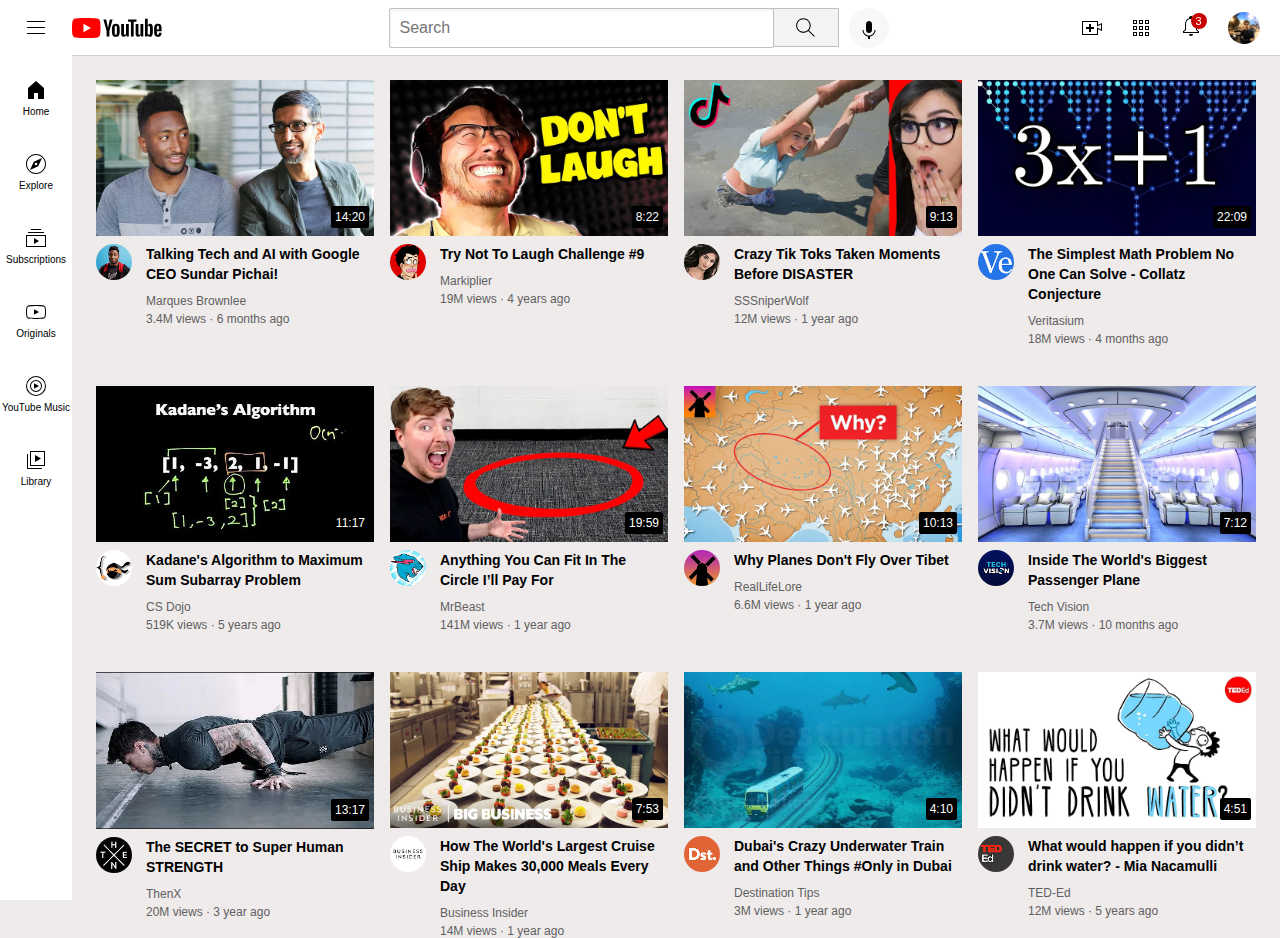
<file: index.html>
<!DOCTYPE html>
<html lang="en">
<head>
  <meta charset="UTF-8">
  <meta name="viewport" content="width=device-width, initial-scale=1.0">
  <title>YouTube.com Clone</title>

  <link rel="preconnect" href="https://fonts.googleapis.com">
  <link rel="preconnect" href="https://fonts.gstatic.com" crossorigin>
  <link href="https://fonts.googleapis.com/css2?family=Roboto+Condensed:ital,wght@0,100..900;1,100..900&display=swap" rel="stylesheet">
  <link rel="stylesheet" href="Styles/general.css">
  <link rel="stylesheet" href="Styles/video.css">
  <link rel="stylesheet" href="Styles/header.css">
  <link rel="stylesheet" href="Styles/sidebar.css">


  
</head>
<body>
  <div class="header">
    <div class="left-section">
      <img class="hamburger-menu" src="icons/hamburger-menu.svg" >
      <img class="youtube-logo" src="icons/youtube-logo.svg" >
    </div>

    <div class="middle-section">
    <input class="search-bar" type="text" placeholder="Search">
    <button class="search-button"> 
      <img class="search-icon" src="icons/search.svg">
      <div class="tooltip">Search</div>
    </button>
    <button class="voice-search-button"> 
      <img class="voice-search-icon" src="icons/voice-search-icon.svg">
      <div class="tooltip">Search with your voice</div>
         
    </button>
                      
    </div>

    <div class="right-section">
      <div class="upload-icon-container">
        <img class="upload-icon" src="icons/upload.svg">
        <div class="tooltip">Create</div>
      </div>
      <img class="youtube-apps-icon" src="icons/youtube-apps.svg">
      <div class="notifications-icon-container">
        <img class="notifications-icon" src="icons/notifications.svg">
        <div class="notifications-count">3</div>
      </div>
      <img class="current-user-pickture2" src="thumbnails/Photo2.png">
    </div>
  </div>

  <div class="sidebar">
    <div class="sidebar-link">
      <img src="sidebar icons/home.svg">
      <div>Home</div>
    </div>
    <div class="sidebar-link">
      <img src="sidebar icons/explore.svg">
      <div>Explore</div>

    </div>
    <div class="sidebar-link">
      <img src="sidebar icons/subscriptions.svg">
      <div>Subscriptions</div>

    </div>
    <div class="sidebar-link">
      <img src="sidebar icons/originals.svg">
      <div>Originals</div>

    </div>
    <div class="sidebar-link">
      <img src="sidebar icons/youtube-music.svg">
      <div>YouTube Music</div>

    </div>
    <div class="sidebar-link">
      <img src="sidebar icons/library.svg">
      <div>Library</div>

    </div>

  </div>

  <div class="video-grid">
    <div class="video-preview">
      <div class="thumbnail-row">
      <img class="thumbnail" src="thumbnails/thumbnail-1.webp">
      <div class="video-time">14:20</div>
      </div>
  
      <div class="video-info-grid">
        <div class="channel-picture">
          <img class="profile-picture" src="thumbnails/channel-1.jpeg">
        </div>
        <div class="video-info">
          <p class="video-title">
            Talking Tech and AI with Google
             CEO Sundar Pichai!
          </p>
          <p class="video-author">
            Marques Brownlee
          </p>
          <p class="video-stats">
            3.4M views · 6 months ago
          </p>
        </div>
      </div>
    </div>
  
    <div class="video-preview">
      <div class="thumbnail-row">
      <img class="thumbnail" src="thumbnails/thumbnail-2.webp">
      <div class="video-time">8:22</div>
      </div>
  
      <div class="video-info-grid" >
        <div class="channel-picture">
          <img class="profile-picture" src="thumbnails/channel-2.jpeg">
        </div>
  
        <div class="video-info">
          <p class="video-title">
            Try Not To Laugh Challenge #9
          </p>
          <p class="video-author">
            Markiplier
          </p>
          <p class="video-stats">
            19M views · 4 years ago
          </p>
        </div>
      </div>
    </div>
  
    <div class="video-preview">
      <div class="thumbnail-row">
      <img class="thumbnail" src="thumbnails/thumbnail-3.webp">
      <div class="video-time">9:13</div>
      </div>
  
      <div class="video-info-grid">
        <div class="channel-picture">
          <img class="profile-picture" src="thumbnails/channel-3.jpeg">
        </div>
        <div class="video-info">
          <p class="video-title">
            Crazy Tik Toks Taken Moments Before DISASTER
          </p>
          <p class="video-author">
            SSSniperWolf
          </p>
          <p class="video-stats">
            12M views · 1 year ago
          </p>
        </div>
      </div>
    </div>
  
    <div class="video-preview">
      <div class="thumbnail-row">
      <img class="thumbnail" src="thumbnails/thumbnail-4.webp">
      <div class="video-time">22:09</div>
      </div>
  
      <div class="video-info-grid" >
        <div class="channel-picture">
          <img class="profile-picture" src="thumbnails/channel-4.jpeg">
        </div>
  
        <div class="video-info">
          <p class="video-title">
            The Simplest Math Problem No One Can Solve - Collatz Conjecture
          </p>
          <p class="video-author">
            Veritasium
          </p>
          <p class="video-stats">
            18M views · 4 months ago
          </p>
        </div>
      </div>
    </div>

    <div class="video-preview">
      <div class="thumbnail-row">
      <img class="thumbnail" src="thumbnails/thumbnail-5.webp">
      <div class="video-time">11:17</div>

      </div>
  
      <div class="video-info-grid">
        <div class="channel-picture">
          <img class="profile-picture" src="thumbnails/channel-5.jpeg">
        </div>
        <div class="video-info">
          <p class="video-title">
            Kadane's Algorithm to Maximum Sum Subarray Problem
          </p>
          <p class="video-author">
            CS Dojo
          </p>
          <p class="video-stats">
            519K views · 5 years ago
          </p>
        </div>
      </div>
    </div>
  
    <div class="video-preview">
      <div class="thumbnail-row">
      <img class="thumbnail" src="thumbnails/thumbnail-6.webp">
      <div class="video-time">19:59</div>

      </div>
  
      <div class="video-info-grid" >
        <div class="channel-picture">
          <img class="profile-picture" src="thumbnails/channel-6.jpeg">

        </div>
  
        <div class="video-info">
          <p class="video-title">
            Anything You Can Fit In The Circle I’ll Pay For
          </p>
          <p class="video-author">
            MrBeast
          </p>
          <p class="video-stats">
            141M views · 1 year ago
          </p>
        </div>
      </div>
    </div>

    <div class="video-preview">
      <div class="thumbnail-row">
      <img class="thumbnail" src="thumbnails/thumbnail-7.webp">
      <div class="video-time">10:13</div>

      </div>
  
      <div class="video-info-grid" >
        <div class="channel-picture">
          <img class="profile-picture" src="thumbnails/channel-7.jpeg">

        </div>
  
        <div class="video-info">
          <p class="video-title">
            Why Planes Don't Fly Over Tibet
          </p>
          <p class="video-author">
            RealLifeLore
          </p>
          <p class="video-stats">
            6.6M views · 1 year ago
          </p>
        </div>
      </div>
    </div>

    <div class="video-preview">
      <div class="thumbnail-row">
      <img class="thumbnail" src="thumbnails/thumbnail-8.webp">
      <div class="video-time">7:12</div>

      </div>
  
      <div class="video-info-grid">
        <div class="channel-picture">
          <img class="profile-picture" src="thumbnails/channel-8.jpeg">
        </div>
        <div class="video-info">
          <p class="video-title">
            Inside The World's Biggest Passenger Plane
          </p>
          <p class="video-author">
            Tech Vision
          </p>
          <p class="video-stats">
            3.7M views · 10 months ago
          </p>
        </div>
      </div>
    </div>

    <div class="video-preview">
      <div class="thumbnail-row">
      <img class="thumbnail" src="thumbnails/thumbnail-9.webp">
      <div class="video-time">13:17</div>

      </div>
  
      <div class="video-info-grid" >
        <div class="channel-picture">
          <img class="profile-picture" src="thumbnails/channel-9.jpeg">
        </div>
  
        <div class="video-info">
          <p class="video-title">
            The SECRET to Super Human STRENGTH
          </p>
          <p class="video-author">
            ThenX
          </p>
          <p class="video-stats">
            20M views · 3 year ago
          </p>
        </div>
      </div>
    </div>
    <div class="video-preview">
      <div class="thumbnail-row">
      <img class="thumbnail" src="thumbnails/thumbnail-10.webp">
      <div class="video-time">7:53</div>

      </div>
  
      <div class="video-info-grid">
        <div class="channel-picture">
          <img class="profile-picture" src="thumbnails/channel-10.jpeg">

        </div>
        <div class="video-info">
          <p class="video-title">
            How The World's Largest Cruise Ship Makes 30,000 Meals Every Day
          </p>
          <p class="video-author">
            Business Insider
          </p>
          <p class="video-stats">
            14M views · 1 year ago
          </p>
        </div>
      </div>
    </div>


    <div class="video-preview">
      <div class="thumbnail-row">
      <img class="thumbnail" src="thumbnails/thumbnail-11.webp">
      <div class="video-time">4:10</div>

      </div>
  
      <div class="video-info-grid" >
        <div class="channel-picture">
          <img class="profile-picture" src="thumbnails/channel-11.jpeg">

        </div>
  
        <div class="video-info">
          <p class="video-title">
            Dubai's Crazy Underwater Train and Other Things #Only in Dubai
          </p>
          <p class="video-author">
            Destination Tips
          </p>
          <p class="video-stats">
            3M views · 1 year ago
          </p>
        </div>
      </div>
    </div>
    <div class="video-preview">
      <div class="thumbnail-row">
      <img class="thumbnail" src="thumbnails/thumbnail-12.webp">
      <div class="video-time">4:51</div>

      </div>
  
      <div class="video-info-grid">
        <div class="channel-picture">
          <img class="profile-picture" src="thumbnails/channel-12.jpeg">
        </div>
        <div class="video-info">
          <p class="video-title">
            What would happen if you didn’t drink water? - Mia Nacamulli
          </p>
          <p class="video-author">
            TED-Ed
          </p>
          <p class="video-stats">
            12M views · 5 years ago
          </p>
        </div>
      </div>
    </div>

  </div>

  
</body>
</html>
</file>
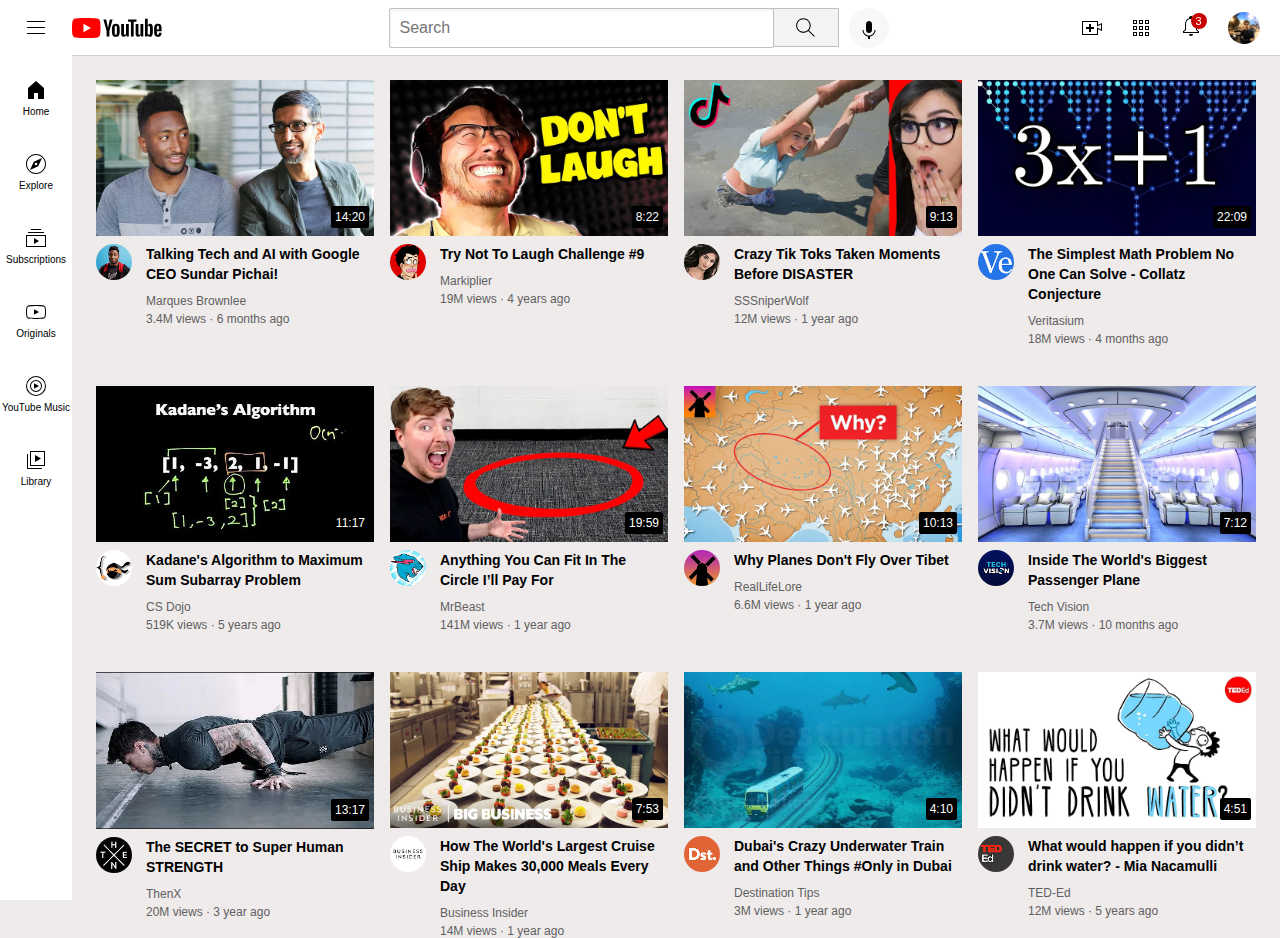
<file: youtube.html>
<!DOCTYPE html>
<html lang="en">
<head>
  <meta charset="UTF-8">
  <meta name="viewport" content="width=device-width, initial-scale=1.0">
  <title>YouTube.com Clone</title>

  <link rel="preconnect" href="https://fonts.googleapis.com">
  <link rel="preconnect" href="https://fonts.gstatic.com" crossorigin>
  <link href="https://fonts.googleapis.com/css2?family=Roboto+Condensed:ital,wght@0,100..900;1,100..900&display=swap" rel="stylesheet">
  <link rel="stylesheet" href="Styles/general.css">
  <link rel="stylesheet" href="Styles/video.css">
  <link rel="stylesheet" href="Styles/header.css">
  <link rel="stylesheet" href="Styles/sidebar.css">


  
</head>
<body>
  <div class="header">
    <div class="left-section">
      <img class="hamburger-menu" src="icons/hamburger-menu.svg" >
      <img class="youtube-logo" src="icons/youtube-logo.svg" >
    </div>

    <div class="middle-section">
    <input class="search-bar" type="text" placeholder="Search">
    <button class="search-button"> 
      <img class="search-icon" src="icons/search.svg">
      <div class="tooltip">Search</div>
    </button>
    <button class="voice-search-button"> 
      <img class="voice-search-icon" src="icons/voice-search-icon.svg">
      <div class="tooltip">Search with your voice</div>
         
    </button>
                      
    </div>

    <div class="right-section">
      <div class="upload-icon-container">
        <img class="upload-icon" src="icons/upload.svg">
        <div class="tooltip">Create</div>
      </div>
      <img class="youtube-apps-icon" src="icons/youtube-apps.svg">
      <div class="notifications-icon-container">
        <img class="notifications-icon" src="icons/notifications.svg">
        <div class="notifications-count">3</div>
      </div>
      <img class="current-user-pickture2" src="/thumbnails/Photo2.png">
    </div>
  </div>

  <div class="sidebar">
    <div class="sidebar-link">
      <img src="/sidebar icons/home.svg">
      <div>Home</div>
    </div>
    <div class="sidebar-link">
      <img src="/sidebar icons/explore.svg">
      <div>Explore</div>

    </div>
    <div class="sidebar-link">
      <img src="/sidebar icons/subscriptions.svg">
      <div>Subscriptions</div>

    </div>
    <div class="sidebar-link">
      <img src="/sidebar icons/originals.svg">
      <div>Originals</div>

    </div>
    <div class="sidebar-link">
      <img src="/sidebar icons/youtube-music.svg">
      <div>YouTube Music</div>

    </div>
    <div class="sidebar-link">
      <img src="/sidebar icons/library.svg">
      <div>Library</div>

    </div>

  </div>

  <div class="video-grid">
    <div class="video-preview">
      <div class="thumbnail-row">
      <img class="thumbnail" src="thumbnails/thumbnail-1.webp">
      <div class="video-time">14:20</div>
      </div>
  
      <div class="video-info-grid">
        <div class="channel-picture">
          <img class="profile-picture" src="thumbnails/channel-1.jpeg">
        </div>
        <div class="video-info">
          <p class="video-title">
            Talking Tech and AI with Google
             CEO Sundar Pichai!
          </p>
          <p class="video-author">
            Marques Brownlee
          </p>
          <p class="video-stats">
            3.4M views · 6 months ago
          </p>
        </div>
      </div>
    </div>
  
    <div class="video-preview">
      <div class="thumbnail-row">
      <img class="thumbnail" src="thumbnails/thumbnail-2.webp">
      <div class="video-time">8:22</div>
      </div>
  
      <div class="video-info-grid" >
        <div class="channel-picture">
          <img class="profile-picture" src="thumbnails/channel-2.jpeg">
        </div>
  
        <div class="video-info">
          <p class="video-title">
            Try Not To Laugh Challenge #9
          </p>
          <p class="video-author">
            Markiplier
          </p>
          <p class="video-stats">
            19M views · 4 years ago
          </p>
        </div>
      </div>
    </div>
  
    <div class="video-preview">
      <div class="thumbnail-row">
      <img class="thumbnail" src="thumbnails/thumbnail-3.webp">
      <div class="video-time">9:13</div>
      </div>
  
      <div class="video-info-grid">
        <div class="channel-picture">
          <img class="profile-picture" src="thumbnails/channel-3.jpeg">
        </div>
        <div class="video-info">
          <p class="video-title">
            Crazy Tik Toks Taken Moments Before DISASTER
          </p>
          <p class="video-author">
            SSSniperWolf
          </p>
          <p class="video-stats">
            12M views · 1 year ago
          </p>
        </div>
      </div>
    </div>
  
    <div class="video-preview">
      <div class="thumbnail-row">
      <img class="thumbnail" src="thumbnails/thumbnail-4.webp">
      <div class="video-time">22:09</div>
      </div>
  
      <div class="video-info-grid" >
        <div class="channel-picture">
          <img class="profile-picture" src="thumbnails/channel-4.jpeg">
        </div>
  
        <div class="video-info">
          <p class="video-title">
            The Simplest Math Problem No One Can Solve - Collatz Conjecture
          </p>
          <p class="video-author">
            Veritasium
          </p>
          <p class="video-stats">
            18M views · 4 months ago
          </p>
        </div>
      </div>
    </div>

    <div class="video-preview">
      <div class="thumbnail-row">
      <img class="thumbnail" src="thumbnails/thumbnail-5.webp">
      <div class="video-time">11:17</div>

      </div>
  
      <div class="video-info-grid">
        <div class="channel-picture">
          <img class="profile-picture" src="thumbnails/channel-5.jpeg">
        </div>
        <div class="video-info">
          <p class="video-title">
            Kadane's Algorithm to Maximum Sum Subarray Problem
          </p>
          <p class="video-author">
            CS Dojo
          </p>
          <p class="video-stats">
            519K views · 5 years ago
          </p>
        </div>
      </div>
    </div>
  
    <div class="video-preview">
      <div class="thumbnail-row">
      <img class="thumbnail" src="thumbnails/thumbnail-6.webp">
      <div class="video-time">19:59</div>

      </div>
  
      <div class="video-info-grid" >
        <div class="channel-picture">
          <img class="profile-picture" src="thumbnails/channel-6.jpeg">

        </div>
  
        <div class="video-info">
          <p class="video-title">
            Anything You Can Fit In The Circle I’ll Pay For
          </p>
          <p class="video-author">
            MrBeast
          </p>
          <p class="video-stats">
            141M views · 1 year ago
          </p>
        </div>
      </div>
    </div>

    <div class="video-preview">
      <div class="thumbnail-row">
      <img class="thumbnail" src="thumbnails/thumbnail-7.webp">
      <div class="video-time">10:13</div>

      </div>
  
      <div class="video-info-grid" >
        <div class="channel-picture">
          <img class="profile-picture" src="thumbnails/channel-7.jpeg">

        </div>
  
        <div class="video-info">
          <p class="video-title">
            Why Planes Don't Fly Over Tibet
          </p>
          <p class="video-author">
            RealLifeLore
          </p>
          <p class="video-stats">
            6.6M views · 1 year ago
          </p>
        </div>
      </div>
    </div>

    <div class="video-preview">
      <div class="thumbnail-row">
      <img class="thumbnail" src="thumbnails/thumbnail-8.webp">
      <div class="video-time">7:12</div>

      </div>
  
      <div class="video-info-grid">
        <div class="channel-picture">
          <img class="profile-picture" src="thumbnails/channel-8.jpeg">
        </div>
        <div class="video-info">
          <p class="video-title">
            Inside The World's Biggest Passenger Plane
          </p>
          <p class="video-author">
            Tech Vision
          </p>
          <p class="video-stats">
            3.7M views · 10 months ago
          </p>
        </div>
      </div>
    </div>

    <div class="video-preview">
      <div class="thumbnail-row">
      <img class="thumbnail" src="thumbnails/thumbnail-9.webp">
      <div class="video-time">13:17</div>

      </div>
  
      <div class="video-info-grid" >
        <div class="channel-picture">
          <img class="profile-picture" src="thumbnails/channel-9.jpeg">
        </div>
  
        <div class="video-info">
          <p class="video-title">
            The SECRET to Super Human STRENGTH
          </p>
          <p class="video-author">
            ThenX
          </p>
          <p class="video-stats">
            20M views · 3 year ago
          </p>
        </div>
      </div>
    </div>
    <div class="video-preview">
      <div class="thumbnail-row">
      <img class="thumbnail" src="thumbnails/thumbnail-10.webp">
      <div class="video-time">7:53</div>

      </div>
  
      <div class="video-info-grid">
        <div class="channel-picture">
          <img class="profile-picture" src="thumbnails/channel-10.jpeg">

        </div>
        <div class="video-info">
          <p class="video-title">
            How The World's Largest Cruise Ship Makes 30,000 Meals Every Day
          </p>
          <p class="video-author">
            Business Insider
          </p>
          <p class="video-stats">
            14M views · 1 year ago
          </p>
        </div>
      </div>
    </div>


    <div class="video-preview">
      <div class="thumbnail-row">
      <img class="thumbnail" src="thumbnails/thumbnail-11.webp">
      <div class="video-time">4:10</div>

      </div>
  
      <div class="video-info-grid" >
        <div class="channel-picture">
          <img class="profile-picture" src="thumbnails/channel-11.jpeg">

        </div>
  
        <div class="video-info">
          <p class="video-title">
            Dubai's Crazy Underwater Train and Other Things #Only in Dubai
          </p>
          <p class="video-author">
            Destination Tips
          </p>
          <p class="video-stats">
            3M views · 1 year ago
          </p>
        </div>
      </div>
    </div>
    <div class="video-preview">
      <div class="thumbnail-row">
      <img class="thumbnail" src="thumbnails/thumbnail-12.webp">
      <div class="video-time">4:51</div>

      </div>
  
      <div class="video-info-grid">
        <div class="channel-picture">
          <img class="profile-picture" src="thumbnails/channel-12.jpeg">
        </div>
        <div class="video-info">
          <p class="video-title">
            What would happen if you didn’t drink water? - Mia Nacamulli
          </p>
          <p class="video-author">
            TED-Ed
          </p>
          <p class="video-stats">
            12M views · 5 years ago
          </p>
        </div>
      </div>
    </div>

  </div>

  
</body>
</html>
</file>
<file: Styles/general.css>
p{
  font-family: Roboto,Arial;
  margin-top: 0;
  margin-bottom: 0;
}
body{
  margin: 0;
  padding-top: 80px;
  padding-left: 96px;
  padding-right: 24px;
  background-color: rgb(239, 235, 235);
 
}
</file>
<file: Styles/video.css>
.thumbnail
{
  width: 100%;
  display: block;
}


.profile-picture
{
  width: 36px;
  border-radius: 50px;
}
.video-title{
  margin-top: 0;
  font-size: 14px;
  font-weight: 600;
  line-height: 20px;
  margin-bottom: 10px;
}
.thumbnail-row{
  margin-bottom: 8px;
  position: relative;
}
.video-author,
.video-stats{
  font-size: 12px;
  color: rgb(96, 96, 96);
}
.video-author{
  margin-bottom: 4px;
}
.video-info-grid{
  display: grid;
  grid-template-columns: 50px 1fr;

}
.video-grid
{
  display: grid;
  grid-template-columns: 1fr 1fr 1fr;
  column-gap:16px;
  row-gap: 40px;
}

@media (max-width: 750px){
  .video-grid
  {
    grid-template-columns: 1fr 1fr;
  }
}

@media (min-width: 751px) and (max-width: 999px){
  .video-grid
  {
    grid-template-columns: 1fr 1fr 1fr;
  }
}

@media (min-width: 1000px){
  .video-grid
  {
    grid-template-columns: 1fr 1fr 1fr 1fr;
  }
}




.video-time{
  font-family: Roboto, Arial;
  font-size: 12px;
  font-weight: 500px;
  background-color: black;
  color: white;
  position: absolute;
  bottom: 8px;
  right: 5px;
  padding: 4px;
  border-radius: 2px;
}
</file>
<file: Styles/header.css>
.search-bar
{
  display: block;
  flex: 1;
  height: 36px;
  padding-left: 10px;
  font-size: 16px;
  border: 1px solid gray;
  border-color: rgb(192, 192, 192);
  border-radius: 2px;
  box-shadow: inset 1px 2px 3px rgba(0, 0, 0, 0.05);
  width: 0;
}

.search-bar::placeholder
{
  font-family: Roboto, Arial;
  font-size: 16px;
}
 
.header
{
  height: 55px;
  display: flex;
  flex-direction: row;
  justify-content: space-between;
  position: fixed;
  top: 0; 
  left: 0;
  right: 0;
  background-color: white;
  border-bottom: 1px solid rgb(209, 207, 207);
  z-index: 100;
}

.left-section
{
  display: flex;
  align-items: center;
}

.middle-section
{
  flex: 1;
  margin-left: 70px;
  margin-right: 35px;
  max-width: 500px;
  display: flex;
  align-items: center;

}

.right-section
{
  width: 180px;
  display: flex;
  flex-shrink: 0;
  align-items: center;
  justify-content: space-between;
  margin-right: 20px;
}

.hamburger-menu{
  height: 24px;
  margin-left: 24px;
  margin-right: 24px;

}

.youtube-logo{
  height: 20px
}

.search-button
{
  height: 39.5px;
  width: 66px;
  background-color: rgb(243, 243, 243);
  border: 1px solid rgb(192, 192, 192);
  margin-left: -1px;
  margin-right: 10px;
  position: relative;
}

.search-button .tooltip,
.voice-search-button .tooltip,
.upload-icon-container .tooltip
{
  position: absolute;
  background-color: gray;
  padding-top: 4px;
  padding-bottom: 4px;
  padding-left: 8px;
  padding-right: 8px;
  border-radius: 2px;
  font-size: 12px;
  bottom: -30px;
  opacity: 0;
  transition: opacity  0.15s;
  pointer-events: none;
  white-space: nowrap;
}

.search-button:hover .tooltip,
.voice-search-button:hover .tooltip,
.upload-icon-container:hover .tooltip
{
  opacity: 1;
}

.voice-search-button
{
  height: 40px;
  width: 40px;
  border-radius: 20px;
  border: none;
  background-color: rgb(248, 248, 248);

}
.voice-search-icon
{
  height:24px;
  margin-top: 4px;
}

.search-button,
.voice-search-button,
.upload-icon-container
{
  display: flex;
  justify-content: center;
  align-items: center;
  position: relative;
}

.search-icon
{
  height: 25px;
}

.upload-icon{
 height: 24px;
}

.youtube-apps-icon
{
  height: 24px;

}

.notifications-icon
{
  height: 24px;

}

.current-user-pickture
{
  height: 32px;
  border-radius: 16px;

}

.current-user-pickture2
{
  object-fit: cover;
    object-position: left;
    height: 32px;
    border-radius: 26px;
    width: 32px;
}

.notifications-icon-container
{
  position: relative;
}

.notifications-count
{
  position: absolute;
  top: -1px;
  right: -4px;
  background-color: rgb(199, 0, 0);
  color: white;
  font-family: Roboto, Arial ;
  font-size: 11px;
  padding-left: 5px;
  padding-right: 5px;
  padding-bottom: 2px;
  padding-top: 2px;
  border-radius: 10px;
}
</file>
<file: Styles/sidebar.css>
.sidebar{
  position: fixed;
  top: 55px;
  bottom: 0;
  left: 0;
  background-color: white;
  width: 72px;
  z-index: 200;
  padding-top: 5px;
}

.sidebar-link{
  height: 74px;
  display: flex;
  flex-direction: column;
  align-items: center;
  justify-content: center;

}

.sidebar-link:hover{
  background-color: lightgray;
  cursor: pointer;

}

 .sidebar-link img{
  height: 24px;
  margin-bottom: 4px ;
 }

 .sidebar-link div{
  font-family: Roboto,Arial;
  font-size: 10px;

 }
</file>
